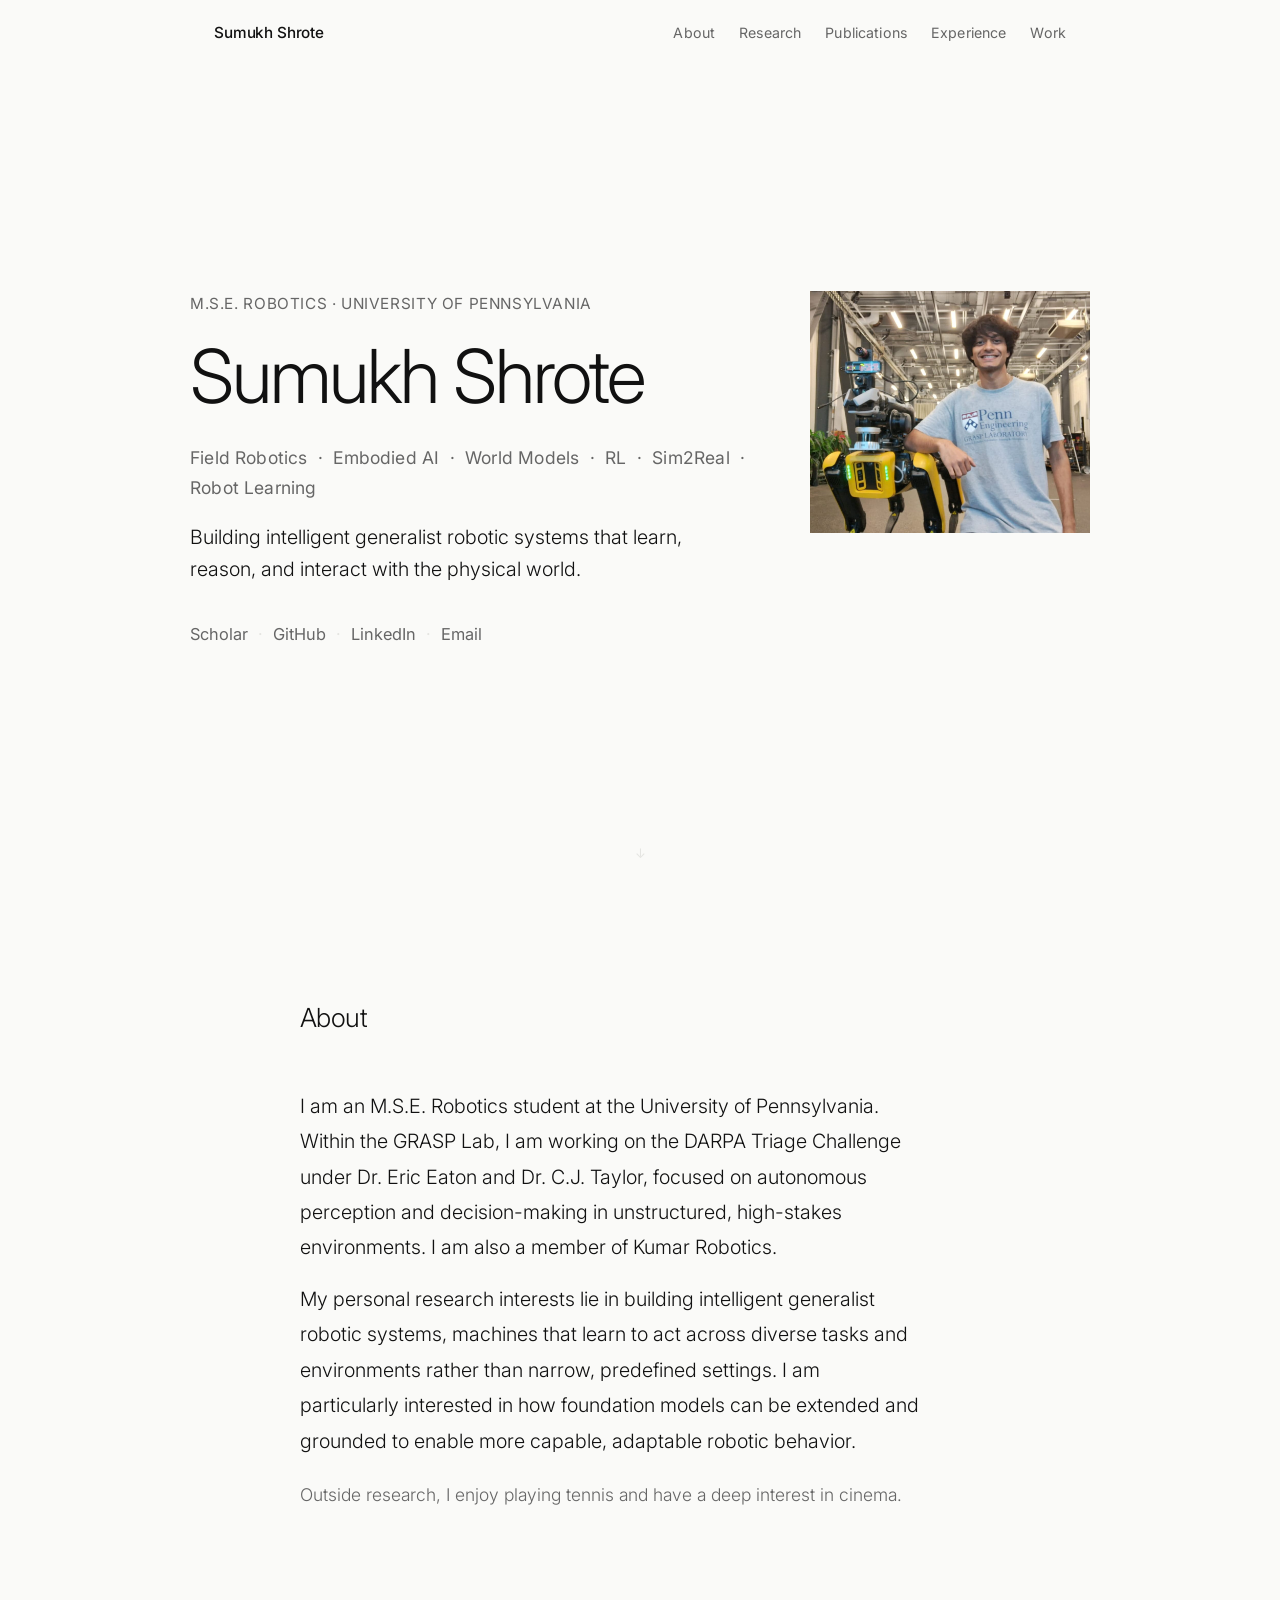
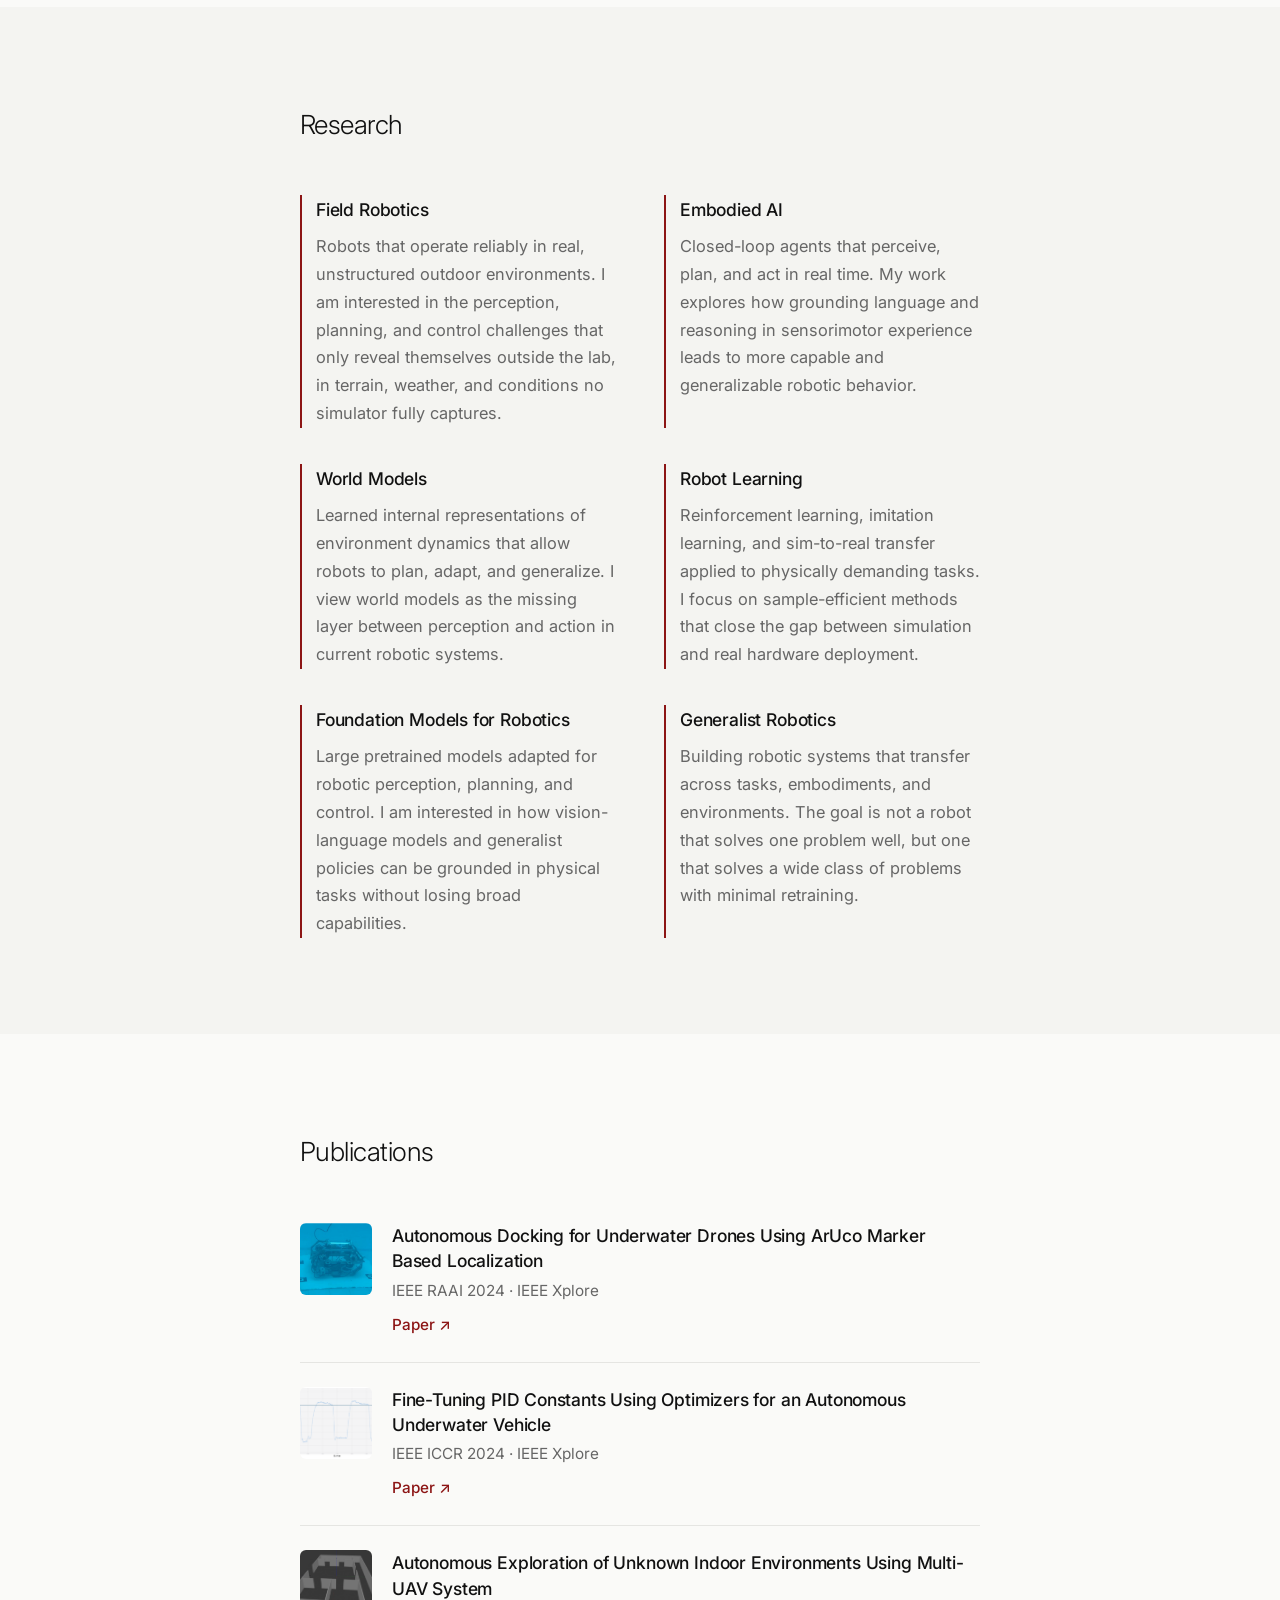
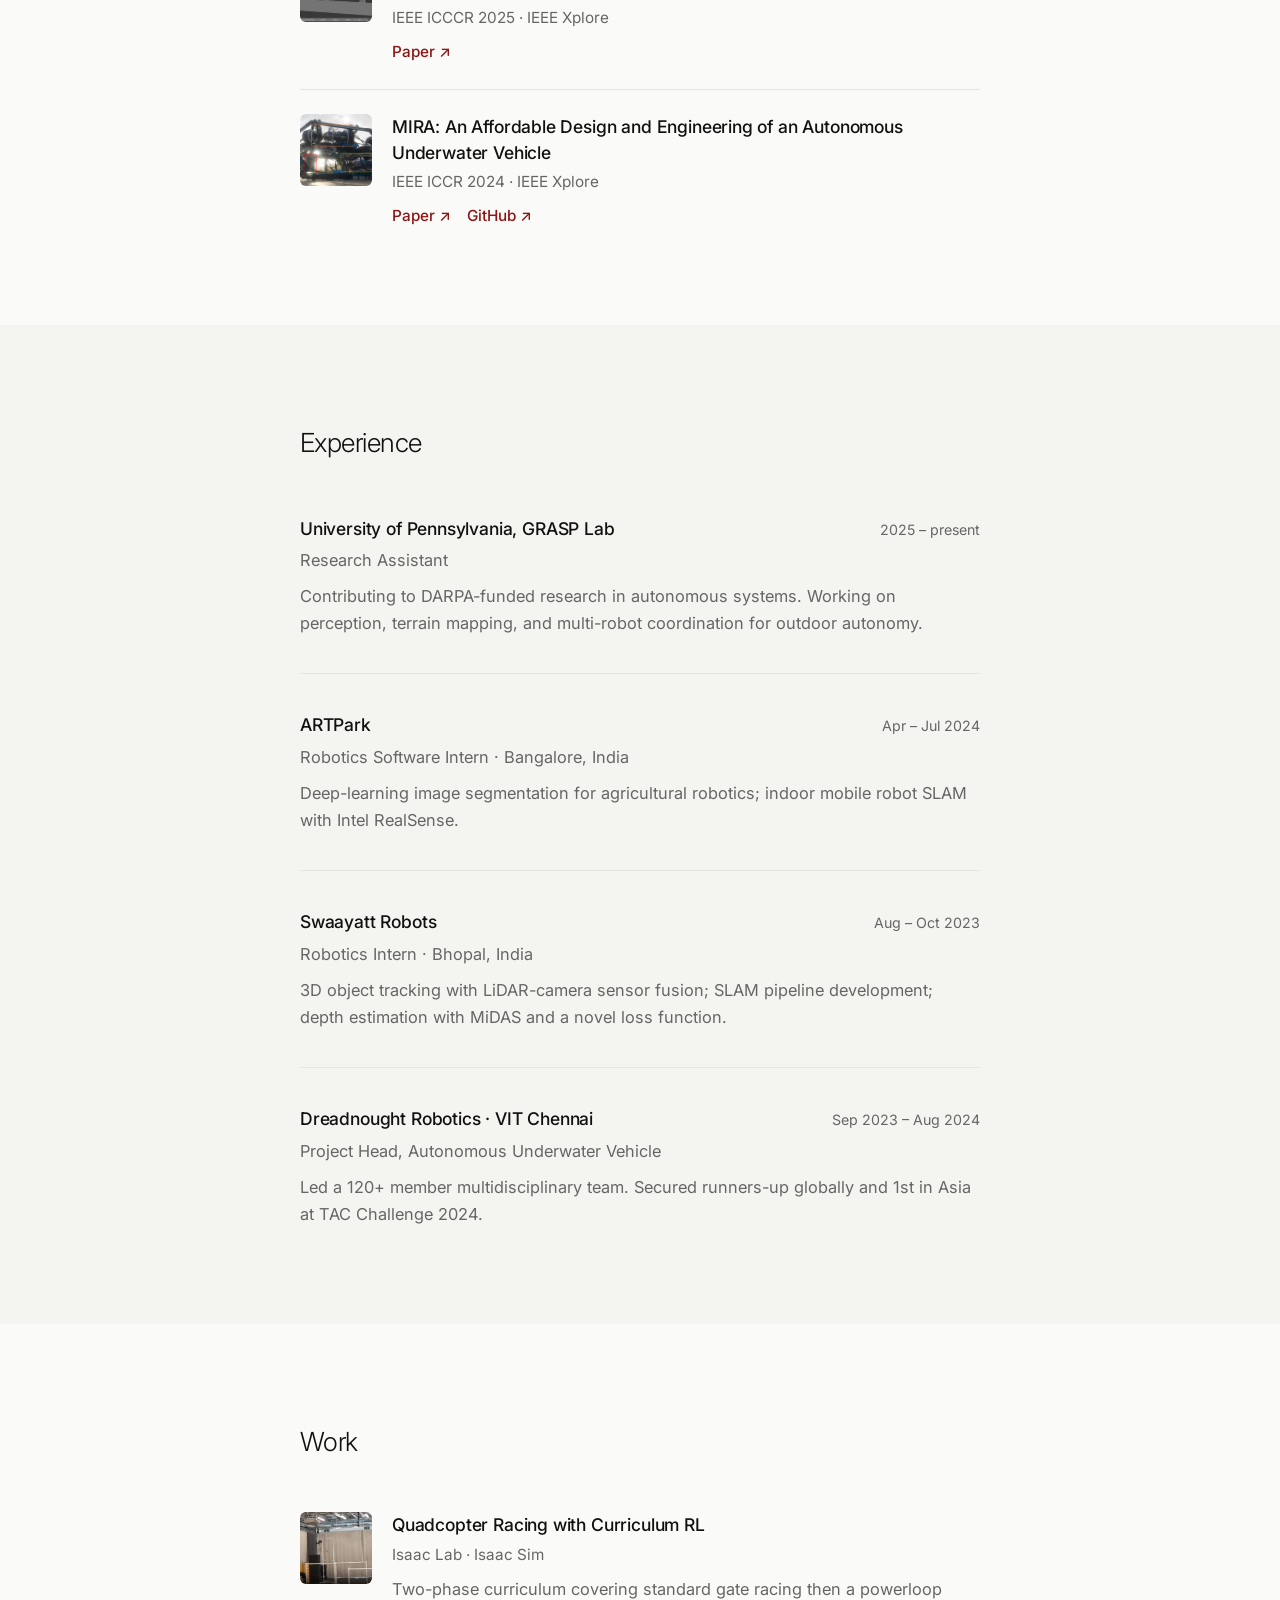
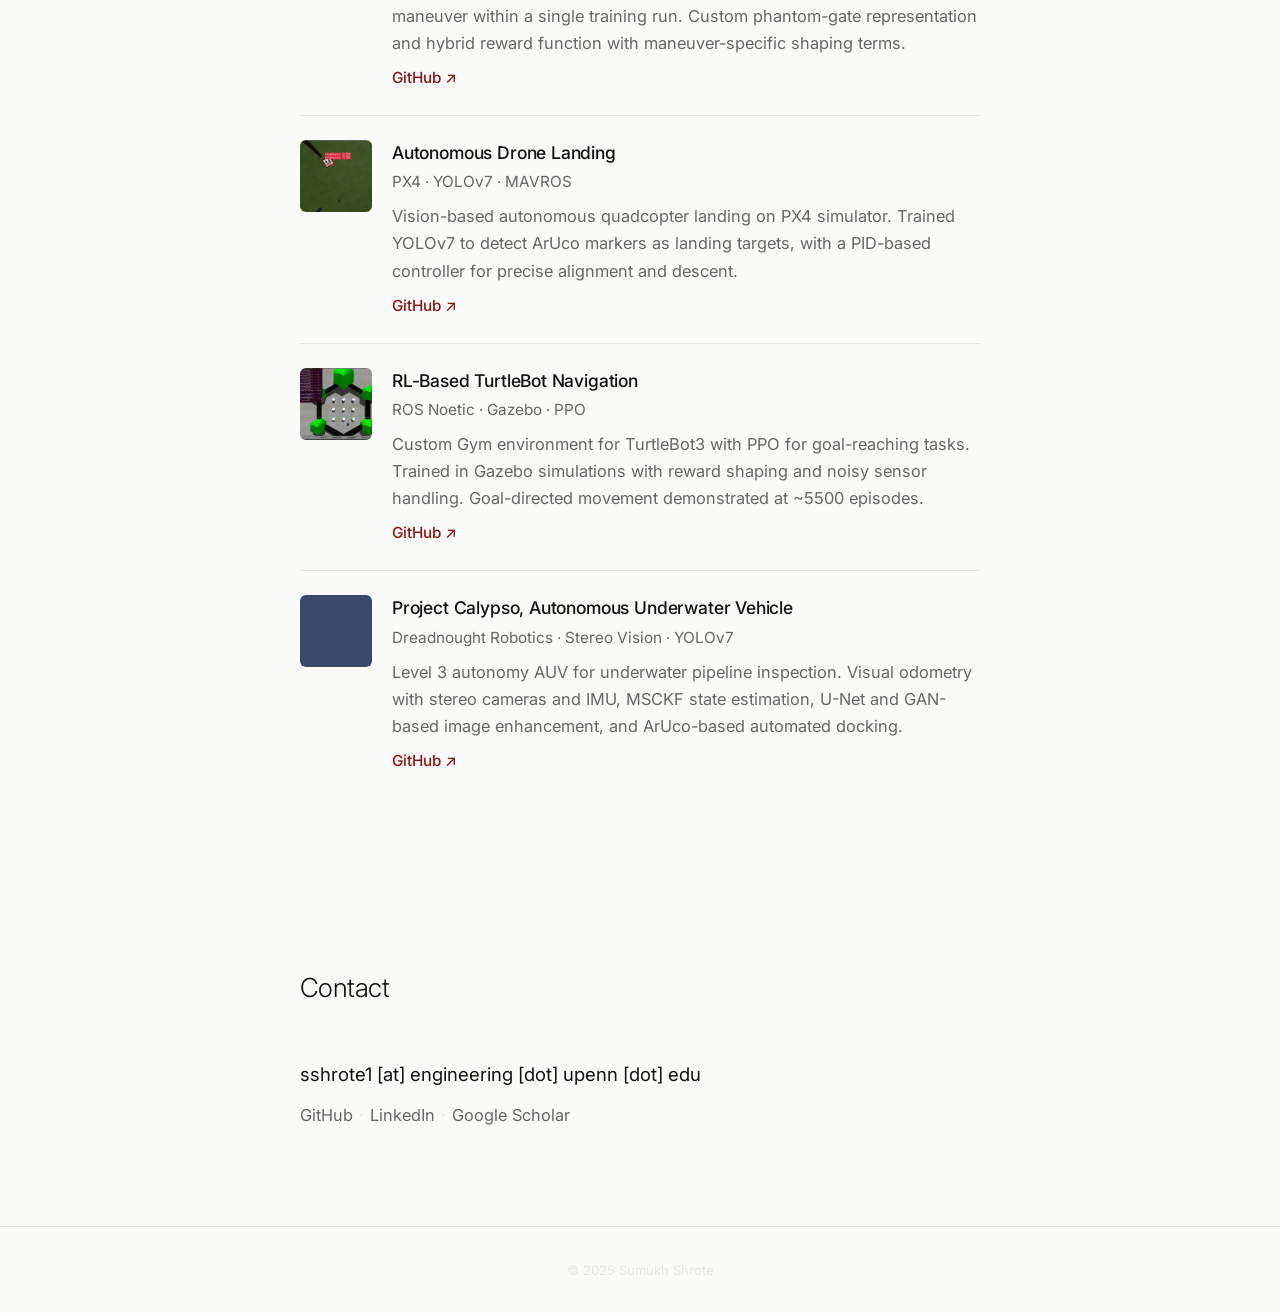
<file: index.html>
<!DOCTYPE html>
<html lang="en">
<head>
  <meta charset="UTF-8" />
  <meta name="viewport" content="width=device-width, initial-scale=1.0" />
  <title>Sumukh Shrote</title>
  <link rel="preconnect" href="https://fonts.googleapis.com" />
  <link rel="preconnect" href="https://fonts.gstatic.com" crossorigin />
  <link href="https://fonts.googleapis.com/css2?family=Inter:wght@300;400;500;600&display=swap" rel="stylesheet" />
  <link rel="stylesheet" href="style.css" />
</head>
<body>

  <!-- NAVBAR -->
  <nav id="navbar">
    <div class="nav-inner">
      <a href="#" class="nav-name">Sumukh Shrote</a>
      <div class="nav-links">
        <a href="#about">About</a>
        <a href="#research">Research</a>
        <a href="#publications">Publications</a>
        <a href="#experience">Experience</a>
        <a href="#work">Work</a>
        <!-- <a href="#news">News</a> -->
        <!-- <a href="assets/cv/sumukh_cv.pdf" target="_blank">CV</a> -->
      </div>
    </div>
  </nav>

  <!-- HERO -->
  <section id="hero">
    <div class="hero-inner">
      <div class="hero-text">
        <p class="hero-label">M.S.E. Robotics · University of Pennsylvania</p>
        <h1 class="hero-name">Sumukh Shrote</h1>
        <p class="hero-tagline">Field Robotics &nbsp;·&nbsp; Embodied AI &nbsp;·&nbsp; World Models &nbsp;·&nbsp; RL &nbsp;·&nbsp; Sim2Real &nbsp;·&nbsp; Robot Learning</p>
        <p class="hero-statement">Building intelligent generalist robotic systems that learn, reason, and interact with the physical world.</p>
        <div class="hero-links">
          <!-- <a href="assets/cv/sumukh_cv.pdf" target="_blank">CV</a>
          <span class="dot">·</span> -->
          <a href="https://scholar.google.com/citations?user=jJFhv3MAAAAJ&hl=en&oi=ao" target="_blank">Scholar</a>
          <span class="dot">·</span>
          <a href="https://github.com/SumukhShrote" target="_blank">GitHub</a>
          <span class="dot">·</span>
          <a href="https://www.linkedin.com/in/sumukh-shrote/" target="_blank">LinkedIn</a>
          <span class="dot">·</span>
          <a href="mailto:sshrote1@engineering.upenn.edu">Email</a>
        </div>
      </div>
      <div class="hero-photo">
        <img src="assets/sumukh.jpeg" alt="Sumukh Shrote" />
      </div>
    </div>
    <div class="scroll-hint" aria-hidden="true">↓</div>
  </section>

  <!-- ABOUT -->
  <section id="about" class="section">
    <div class="section-inner">
      <h2 class="section-title">About</h2>
      <p class="about-text">
        I am an M.S.E. Robotics student at the University of Pennsylvania. Within the GRASP Lab, I am working on the DARPA Triage Challenge under Dr. Eric Eaton and Dr. C.J. Taylor, focused on autonomous perception and decision-making in unstructured, high-stakes environments. I am also a member of Kumar Robotics.
      </p>
      <p class="about-text" style="margin-top:16px;">
        My personal research interests lie in building intelligent generalist robotic systems, machines that learn to act across diverse tasks and environments rather than narrow, predefined settings. I am particularly interested in how foundation models can be extended and grounded to enable more capable, adaptable robotic behavior.
      </p>
      <p class="about-text about-personal">
        Outside research, I enjoy playing tennis and have a deep interest in cinema.
      </p>
    </div>
  </section>

  <!-- RESEARCH -->
  <section id="research" class="section section-alt">
    <div class="section-inner">
      <h2 class="section-title">Research</h2>
      <div class="research-grid">

        <div class="research-pillar">
          <h3>Field Robotics</h3>
          <p>Robots that operate reliably in real, unstructured outdoor environments. I am interested in the perception, planning, and control challenges that only reveal themselves outside the lab, in terrain, weather, and conditions no simulator fully captures.</p>
        </div>

        <div class="research-pillar">
          <h3>Embodied AI</h3>
          <p>Closed-loop agents that perceive, plan, and act in real time. My work explores how grounding language and reasoning in sensorimotor experience leads to more capable and generalizable robotic behavior.</p>
        </div>

        <div class="research-pillar">
          <h3>World Models</h3>
          <p>Learned internal representations of environment dynamics that allow robots to plan, adapt, and generalize. I view world models as the missing layer between perception and action in current robotic systems.</p>
        </div>

        <div class="research-pillar">
          <h3>Robot Learning</h3>
          <p>Reinforcement learning, imitation learning, and sim-to-real transfer applied to physically demanding tasks. I focus on sample-efficient methods that close the gap between simulation and real hardware deployment.</p>
        </div>

        <div class="research-pillar">
          <h3>Foundation Models for Robotics</h3>
          <p>Large pretrained models adapted for robotic perception, planning, and control. I am interested in how vision-language models and generalist policies can be grounded in physical tasks without losing broad capabilities.</p>
        </div>

        <div class="research-pillar">
          <h3>Generalist Robotics</h3>
          <p>Building robotic systems that transfer across tasks, embodiments, and environments. The goal is not a robot that solves one problem well, but one that solves a wide class of problems with minimal retraining.</p>
        </div>

      </div>
    </div>
  </section>

  <!-- PUBLICATIONS -->
  <section id="publications" class="section">
    <div class="section-inner">
      <h2 class="section-title">Publications</h2>
      <ul class="card-list">

        <li class="card-item">
          <img class="card-thumb" src="assets/dock.png" alt="Autonomous Docking paper thumbnail" />
          <div class="card-body">
            <p class="card-title">Autonomous Docking for Underwater Drones Using ArUco Marker Based Localization</p>
            <p class="card-meta">IEEE RAAI 2024 · IEEE Xplore</p>
            <div class="card-links">
              <a href="https://ieeexplore.ieee.org/abstract/document/10949521" target="_blank">Paper ↗</a>
            </div>
          </div>
        </li>

        <li class="card-item">
          <img class="card-thumb" src="assets/pid.png" alt="Fine-Tune PID paper thumbnail" />
          <div class="card-body">
            <p class="card-title">Fine-Tuning PID Constants Using Optimizers for an Autonomous Underwater Vehicle</p>
            <p class="card-meta">IEEE ICCR 2024 · IEEE Xplore</p>
            <div class="card-links">
              <a href="https://ieeexplore.ieee.org/abstract/document/10927429" target="_blank">Paper ↗</a>
            </div>
          </div>
        </li>

        <li class="card-item">
          <img class="card-thumb" src="assets/multi.png" alt="Multi-UAV paper thumbnail" />
          <div class="card-body">
            <p class="card-title">Autonomous Exploration of Unknown Indoor Environments Using Multi-UAV System</p>
            <p class="card-meta">IEEE ICCCR 2025 · IEEE Xplore</p>
            <div class="card-links">
              <a href="https://ieeexplore.ieee.org/abstract/document/11072559" target="_blank">Paper ↗</a>
            </div>
          </div>
        </li>

        <li class="card-item">
          <img class="card-thumb" src="assets/auv.png" alt="MIRA paper thumbnail" />
          <div class="card-body">
            <p class="card-title">MIRA: An Affordable Design and Engineering of an Autonomous Underwater Vehicle</p>
            <p class="card-meta">IEEE ICCR 2024 · IEEE Xplore</p>
            <div class="card-links">
              <a href="https://ieeexplore.ieee.org/abstract/document/10927567" target="_blank">Paper ↗</a>
              <a href="https://github.com/Dreadnought-Robotics/Project-Mira" target="_blank">GitHub ↗</a>
            </div>
          </div>
        </li>

      </ul>
    </div>
  </section>

  <!-- EXPERIENCE -->
  <section id="experience" class="section section-alt">
    <div class="section-inner">
      <h2 class="section-title">Experience</h2>
      <ul class="exp-list">

        <li class="exp-item">
          <div class="exp-header">
            <span class="exp-org">University of Pennsylvania, GRASP Lab</span>
            <span class="exp-date">2025 – present</span>
          </div>
          <p class="exp-role">Research Assistant</p>
          <p class="exp-desc">Contributing to DARPA-funded research in autonomous systems. Working on perception, terrain mapping, and multi-robot coordination for outdoor autonomy.</p>
        </li>

        <li class="exp-item">
          <div class="exp-header">
            <span class="exp-org">ARTPark</span>
            <span class="exp-date">Apr – Jul 2024</span>
          </div>
          <p class="exp-role">Robotics Software Intern · Bangalore, India</p>
          <p class="exp-desc">Deep-learning image segmentation for agricultural robotics; indoor mobile robot SLAM with Intel RealSense.</p>
        </li>

        <li class="exp-item">
          <div class="exp-header">
            <span class="exp-org">Swaayatt Robots</span>
            <span class="exp-date">Aug – Oct 2023</span>
          </div>
          <p class="exp-role">Robotics Intern · Bhopal, India</p>
          <p class="exp-desc">3D object tracking with LiDAR-camera sensor fusion; SLAM pipeline development; depth estimation with MiDAS and a novel loss function.</p>
        </li>

        <li class="exp-item">
          <div class="exp-header">
            <span class="exp-org">Dreadnought Robotics · VIT Chennai</span>
            <span class="exp-date">Sep 2023 – Aug 2024</span>
          </div>
          <p class="exp-role">Project Head, Autonomous Underwater Vehicle</p>
          <p class="exp-desc">Led a 120+ member multidisciplinary team. Secured runners-up globally and 1st in Asia at TAC Challenge 2024.</p>
        </li>

      </ul>
    </div>
  </section>

  <!-- WORK -->
  <section id="work" class="section">
    <div class="section-inner">
      <h2 class="section-title">Work</h2>
      <ul class="card-list">

        <li class="card-item">
          <img class="card-thumb" src="assets/drone_race_rl.png" alt="RL Drone Racing project thumbnail" />
          <div class="card-body">
            <p class="card-title">Quadcopter Racing with Curriculum RL</p>
            <p class="card-meta">Isaac Lab · Isaac Sim</p>
            <p class="card-desc">Two-phase curriculum covering standard gate racing then a powerloop maneuver within a single training run. Custom phantom-gate representation and hybrid reward function with maneuver-specific shaping terms.</p>
            <div class="card-links">
              <a href="https://github.com/SumukhShrote/Drone_Racing-Physical-Intelligence" target="_blank">GitHub ↗</a>
            </div>
          </div>
        </li>

        <li class="card-item">
          <img class="card-thumb" src="assets/auto_drone_land.png" alt="Autonomous Drone Landing project thumbnail" />
          <div class="card-body">
            <p class="card-title">Autonomous Drone Landing</p>
            <p class="card-meta">PX4 · YOLOv7 · MAVROS</p>
            <p class="card-desc">Vision-based autonomous quadcopter landing on PX4 simulator. Trained YOLOv7 to detect ArUco markers as landing targets, with a PID-based controller for precise alignment and descent.</p>
            <div class="card-links">
              <a href="https://github.com/SumukhShrote/PX4-Autopilot-Autonomous-UAV-Landing" target="_blank">GitHub ↗</a>
            </div>
          </div>
        </li>

        <li class="card-item">
          <img class="card-thumb" src="assets/rl_turtle.png" alt="RL Turtlebot Nav project thumbnail" />
          <div class="card-body">
            <p class="card-title">RL-Based TurtleBot Navigation</p>
            <p class="card-meta">ROS Noetic · Gazebo · PPO</p>
            <p class="card-desc">Custom Gym environment for TurtleBot3 with PPO for goal-reaching tasks. Trained in Gazebo simulations with reward shaping and noisy sensor handling. Goal-directed movement demonstrated at ~5500 episodes.</p>
            <div class="card-links">
              <a href="https://github.com/SumukhShrote/RL_Turtlebot" target="_blank">GitHub ↗</a>
            </div>
          </div>
        </li>

        <li class="card-item">
          <div class="card-thumb thumb-2" aria-hidden="true"></div>
          <div class="card-body">
            <p class="card-title">Project Calypso, Autonomous Underwater Vehicle</p>
            <p class="card-meta">Dreadnought Robotics · Stereo Vision · YOLOv7</p>
            <p class="card-desc">Level 3 autonomy AUV for underwater pipeline inspection. Visual odometry with stereo cameras and IMU, MSCKF state estimation, U-Net and GAN-based image enhancement, and ArUco-based automated docking.</p>
            <div class="card-links">
              <a href="https://github.com/Dreadnought-Robotics/calypso_skl" target="_blank">GitHub ↗</a>
            </div>
          </div>
        </li>

      </ul>
    </div>
  </section>

  <!-- NEWS (commented out for now)
  <section id="news" class="section section-alt">
    <div class="section-inner">
      <h2 class="section-title">News</h2>
      <ul class="news-list">
        <li>
          <span class="news-date">2025</span>
          <span class="news-text">Joined GRASP Lab as a Research Assistant under Dr. Eric Eaton. Contributing to DARPA-funded outdoor autonomy research.</span>
        </li>
        <li>
          <span class="news-date">2025</span>
          <span class="news-text">Started M.S.E. Robotics at the University of Pennsylvania.</span>
        </li>
        <li>
          <span class="news-date">2024</span>
          <span class="news-text">Three papers accepted at IEEE ICCR 2024 and IEEE RAAI 2024 on AUV perception, control, and docking.</span>
        </li>
        <li>
          <span class="news-date">2024</span>
          <span class="news-text">Led Dreadnought Robotics to runners-up globally and 1st in Asia at TAC Challenge 2024. <a href="https://youtu.be/R2RiRWUGFVQ?si=SV4YAms2-_txyWWy" target="_blank">Video ↗</a></span>
        </li>
        <li>
          <span class="news-date">2023</span>
          <span class="news-text">Represented India at TAC Challenge 2023, placing 6th overall.</span>
        </li>
        <li>
          <span class="news-date">2021</span>
          <span class="news-text">Started B.Tech in Computer Science (AI and Robotics) at VIT Chennai.</span>
        </li>
      </ul>
    </div>
  </section>
  -->

  <!-- CONTACT -->
  <section id="contact" class="section">
    <div class="section-inner">
      <h2 class="section-title">Contact</h2>
      <p class="contact-email">sshrote1 [at] engineering [dot] upenn [dot] edu</p>
      <p class="contact-links">
        <a href="https://github.com/SumukhShrote" target="_blank">GitHub</a>
        <span class="dot"> · </span>
        <a href="https://www.linkedin.com/in/sumukh-shrote/" target="_blank">LinkedIn</a>
        <span class="dot"> · </span>
        <a href="https://scholar.google.com/citations?user=jJFhv3MAAAAJ&hl=en&oi=ao" target="_blank">Google Scholar</a>
        <!-- <span class="dot"> · </span>
        <a href="assets/cv/sumukh_cv.pdf" target="_blank">CV</a> -->
      </p>
    </div>
  </section>

  <footer>
    <p>© 2025 Sumukh Shrote</p>
  </footer>

  <script src="script.js"></script>
</body>
</html>
</file>
<file: style.css>
/* ─── Reset & Base ─────────────────────────────────────── */
*, *::before, *::after { box-sizing: border-box; margin: 0; padding: 0; }

:root {
  --bg:        #FAFAF8;
  --text:      #111111;
  --secondary: #666666;
  --accent:    #8C1515;
  --border:    #E5E5E2;
  --font: 'Inter', system-ui, sans-serif;
  --max-w: 680px;
  --section-gap: 96px;
}

html {
  scroll-behavior: smooth;
  font-size: 17.5px;
}

body {
  font-family: var(--font);
  background: var(--bg);
  color: var(--text);
  line-height: 1.7;
  -webkit-font-smoothing: antialiased;
}

a {
  color: var(--accent);
  text-decoration: none;
  transition: opacity 0.15s;
}
a:hover { opacity: 0.65; }

/* ─── Navbar ────────────────────────────────────────────── */
#navbar {
  position: fixed;
  top: 0; left: 0; right: 0;
  z-index: 100;
  transition: background 0.25s, box-shadow 0.25s;
}

#navbar.scrolled {
  background: rgba(250, 250, 248, 0.92);
  backdrop-filter: blur(10px);
  box-shadow: 0 1px 0 var(--border);
}

.nav-inner {
  max-width: 900px;
  margin: 0 auto;
  padding: 20px 24px;
  display: flex;
  justify-content: space-between;
  align-items: center;
  gap: 24px;
}

.nav-name {
  font-size: 0.875rem;
  font-weight: 500;
  color: var(--text);
  letter-spacing: -0.01em;
  white-space: nowrap;
}
.nav-name:hover { opacity: 0.65; }

.nav-links {
  display: flex;
  gap: 24px;
  flex-wrap: wrap;
}

.nav-links a {
  font-size: 0.8125rem;
  color: var(--secondary);
  font-weight: 400;
  letter-spacing: 0.01em;
}
.nav-links a:hover { color: var(--text); opacity: 1; }

/* ─── Hero ──────────────────────────────────────────────── */
#hero {
  min-height: 100vh;
  display: flex;
  flex-direction: column;
  justify-content: center;
  align-items: center;
  padding: 120px 48px 80px;
  position: relative;
}

.hero-inner {
  width: 100%;
  max-width: 900px;
  display: flex;
  align-items: stretch;
  gap: 56px;
}

.hero-text {
  flex: 1;
  min-width: 0;
  display: flex;
  flex-direction: column;
  justify-content: center;
}

.hero-photo {
  flex-shrink: 0;
  display: flex;
  align-items: flex-start;
}

.hero-photo img {
  width: 280px;
  height: auto;
  display: block;
  border-radius: 0;
}

.hero-label {
  font-size: 0.875rem;
  color: var(--secondary);
  letter-spacing: 0.04em;
  text-transform: uppercase;
  margin-bottom: 20px;
  font-weight: 400;
}

.hero-name {
  font-size: clamp(2.8rem, 6.5vw, 4.25rem);
  font-weight: 300;
  letter-spacing: -0.03em;
  line-height: 1.05;
  margin-bottom: 28px;
  color: var(--text);
}

.hero-tagline {
  font-size: 1rem;
  color: var(--secondary);
  margin-bottom: 20px;
  letter-spacing: 0.01em;
}

.hero-statement {
  font-size: 1.125rem;
  color: var(--text);
  max-width: 540px;
  line-height: 1.6;
  margin-bottom: 36px;
  font-weight: 300;
}

.hero-links {
  display: flex;
  align-items: center;
  gap: 10px;
  flex-wrap: wrap;
  font-size: 0.9375rem;
}

.hero-links a {
  color: var(--secondary);
  font-weight: 400;
}
.hero-links a:hover { color: var(--accent); opacity: 1; }

.dot { color: var(--border); }

.scroll-hint {
  position: absolute;
  bottom: 36px;
  left: 50%;
  transform: translateX(-50%);
  font-size: 0.75rem;
  color: var(--border);
}

/* ─── Sections ──────────────────────────────────────────── */
.section {
  padding: var(--section-gap) 24px;
}

.section-alt {
  background: #F4F4F1;
}

.section-inner {
  max-width: var(--max-w);
  margin: 0 auto;
}

.section-title {
  font-size: 1.5rem;
  font-weight: 300;
  letter-spacing: -0.02em;
  color: var(--text);
  margin-bottom: 48px;
}

/* ─── About ─────────────────────────────────────────────── */
.about-text {
  font-size: 1.125rem;
  line-height: 1.8;
  color: var(--text);
  font-weight: 300;
  max-width: 620px;
}

.about-text + .about-text {
  margin-top: 20px;
}

.about-personal {
  margin-top: 20px;
  color: var(--secondary);
  font-size: 1rem;
}

/* ─── Research ──────────────────────────────────────────── */
.research-grid {
  display: grid;
  grid-template-columns: 1fr 1fr;
  gap: 36px 48px;
}

.research-pillar {
  padding-left: 14px;
  border-left: 2px solid var(--accent);
}

.research-pillar h3 {
  font-size: 1rem;
  font-weight: 500;
  color: var(--text);
  margin-bottom: 8px;
  letter-spacing: -0.01em;
}

.research-pillar p {
  font-size: 0.9375rem;
  color: var(--secondary);
  line-height: 1.7;
  font-weight: 400;
}

/* ─── Cards (Publications + Work) ───────────────────────── */
.card-list {
  list-style: none;
  display: flex;
  flex-direction: column;
  gap: 0;
}

.card-item {
  display: flex;
  gap: 20px;
  align-items: flex-start;
  padding: 24px 0;
  border-bottom: 1px solid var(--border);
}
.card-item:first-child { padding-top: 0; }
.card-item:last-child  { border-bottom: none; padding-bottom: 0; }

.card-thumb {
  flex-shrink: 0;
  width: 72px;
  height: 72px;
  border-radius: 6px;
  object-fit: cover;
}

.thumb-1 { background: #8C1515; }
.thumb-2 { background: #3B4A6B; }
.thumb-3 { background: #2E6B5E; }
.thumb-4 { background: #6B3B2E; }
.thumb-5 { background: #4A5C3B; }
.thumb-6 { background: #5C3B6B; }

.card-body { flex: 1; min-width: 0; }

.card-title {
  font-size: 1rem;
  font-weight: 500;
  color: var(--text);
  line-height: 1.45;
  margin-bottom: 4px;
  letter-spacing: -0.01em;
}

.card-meta {
  font-size: 0.875rem;
  color: var(--secondary);
  margin-bottom: 8px;
}

.card-desc {
  font-size: 0.9375rem;
  color: var(--secondary);
  line-height: 1.65;
  margin-bottom: 8px;
}

.card-links {
  display: flex;
  gap: 16px;
}
.card-links a {
  font-size: 0.875rem;
  color: var(--accent);
  font-weight: 500;
}
.card-links a:hover { opacity: 0.65; }

/* ─── Experience ────────────────────────────────────────── */
.exp-list {
  list-style: none;
  display: flex;
  flex-direction: column;
  gap: 36px;
}

.exp-item {
  padding-bottom: 36px;
  border-bottom: 1px solid var(--border);
}
.exp-item:last-child {
  border-bottom: none;
  padding-bottom: 0;
}

.exp-header {
  display: flex;
  justify-content: space-between;
  align-items: baseline;
  gap: 16px;
  margin-bottom: 4px;
}

.exp-org {
  font-size: 1rem;
  font-weight: 500;
  color: var(--text);
  letter-spacing: -0.01em;
}

.exp-date {
  font-size: 0.8125rem;
  color: var(--secondary);
  white-space: nowrap;
}

.exp-role {
  font-size: 0.9375rem;
  color: var(--secondary);
  margin-bottom: 8px;
}

.exp-desc {
  font-size: 0.9375rem;
  color: var(--secondary);
  line-height: 1.65;
}

/* ─── News ──────────────────────────────────────────────── */
.news-list {
  list-style: none;
  display: flex;
  flex-direction: column;
  gap: 16px;
}

.news-list li {
  display: grid;
  grid-template-columns: 52px 1fr;
  gap: 16px;
  align-items: baseline;
  font-size: 0.9375rem;
}

.news-date {
  color: var(--secondary);
  font-size: 0.8125rem;
  font-variant-numeric: tabular-nums;
}

.news-text {
  color: var(--text);
  line-height: 1.6;
}

/* ─── Contact ───────────────────────────────────────────── */
.contact-email {
  font-size: 1.0625rem;
  color: var(--text);
  margin-bottom: 12px;
  font-weight: 400;
}
.contact-links {
  font-size: 0.9375rem;
  display: flex;
  flex-wrap: wrap;
  gap: 6px;
  align-items: center;
}
.contact-links a { color: var(--secondary); }
.contact-links a:hover { color: var(--accent); opacity: 1; }

/* ─── Footer ────────────────────────────────────────────── */
footer {
  padding: 32px 24px;
  text-align: center;
  font-size: 0.75rem;
  color: var(--border);
  border-top: 1px solid var(--border);
}

/* ─── Responsive ────────────────────────────────────────── */
@media (max-width: 640px) {
  :root { --section-gap: 64px; }

  .nav-links { display: none; }

  .hero-inner {
    flex-direction: column;
    gap: 32px;
  }
  .hero-photo img {
    width: 100%;
    height: 280px;
  }
  .hero-name { font-size: 2.5rem; }
  .research-grid { grid-template-columns: 1fr; gap: 24px; }
  .exp-header { flex-direction: column; gap: 2px; }
  .card-thumb { width: 56px; height: 56px; }
  .news-list li { grid-template-columns: 44px 1fr; }
}
</file>
